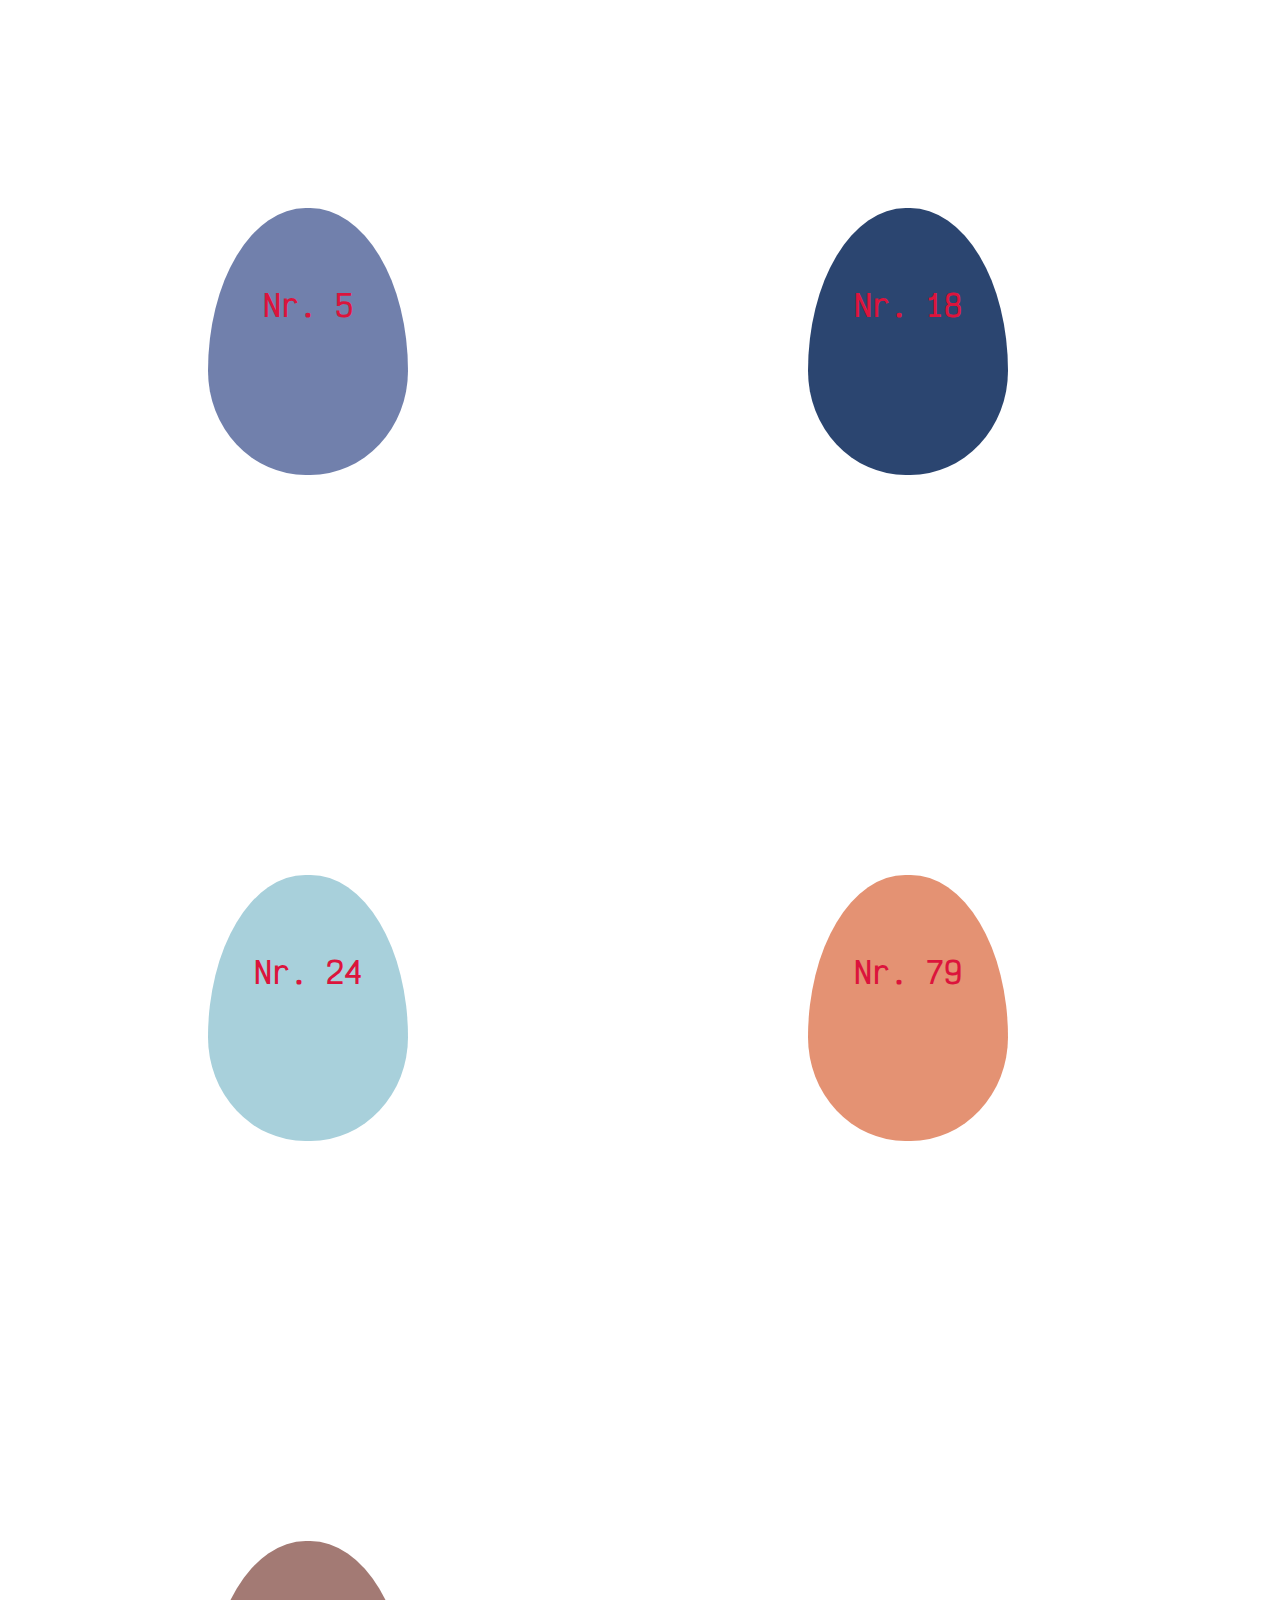
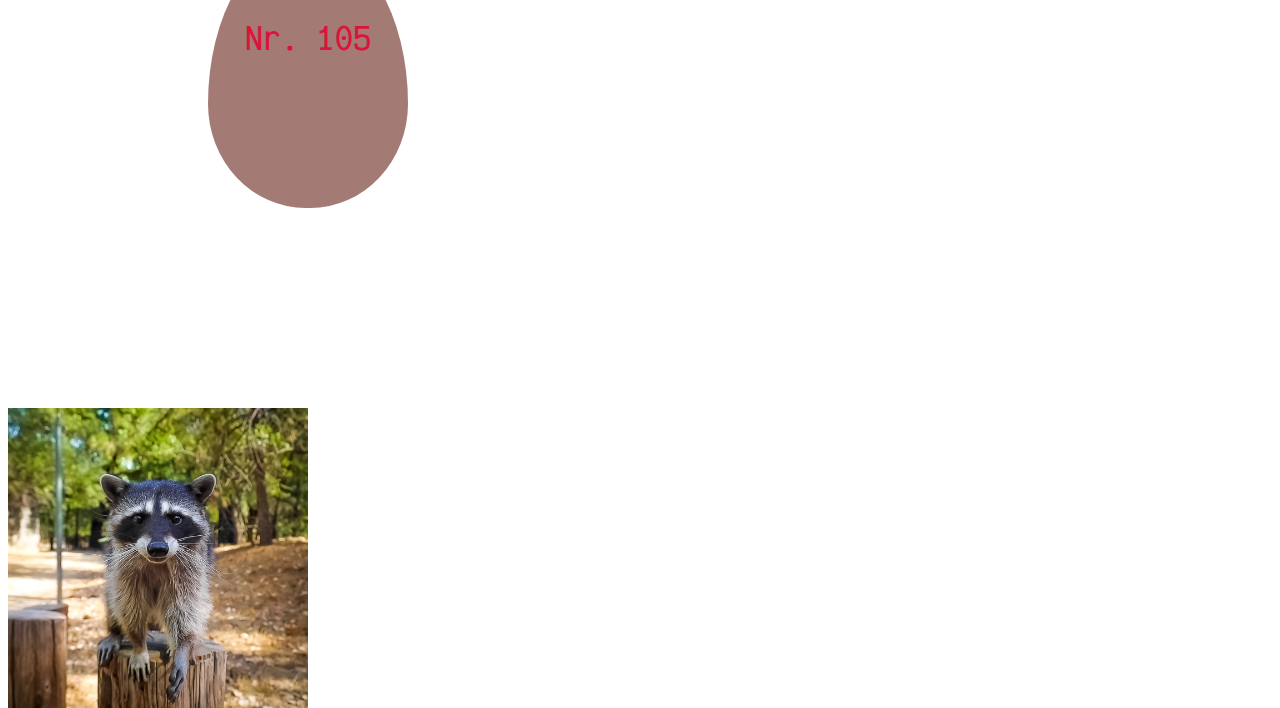
<file: 005/index.html>
<!DOCTYPE html>
<html lang="en">

<head>
    <meta charset="UTF-8">
    <meta name="viewport" content="width=device-width, initial-scale=1.0">
    <title>Document 005</title>
    <link rel="stylesheet" href="style.css">
    <link rel="preconnect" href="https://fonts.googleapis.com">
    <link rel="preconnect" href="https://fonts.gstatic.com" crossorigin>
    <link href="https://fonts.googleapis.com/css2?family=Victor+Mono:wght@100;400;700&display=swap" rel="stylesheet">
</head>

<body>

    <a name="top"></a>

    <div class="container">
        <div class="egg egg1">Nr. 5</div>
        <div class="egg egg2">Nr. 18</div>
        <div class="egg egg3">Nr. 24</div>
        <div class="egg egg4">Nr. 79</div>
        <div class="egg egg5">Nr. 105</div>
    </div>

    <div class="show">
        <img src="racoon.jpg" alt="racoon" class="racoon">
        <img src="bunny.jpg" alt="bunny" class="bunny">
    </div>



    <a class="up" href="#top">up</a>

    <script>
        window.addEventListener('scroll', function() {
            const up = document.querySelector('.up');
            up.classList.toggle("active", window.scrollY > 500);
        });
    </script>


</body>

</html>
</file>
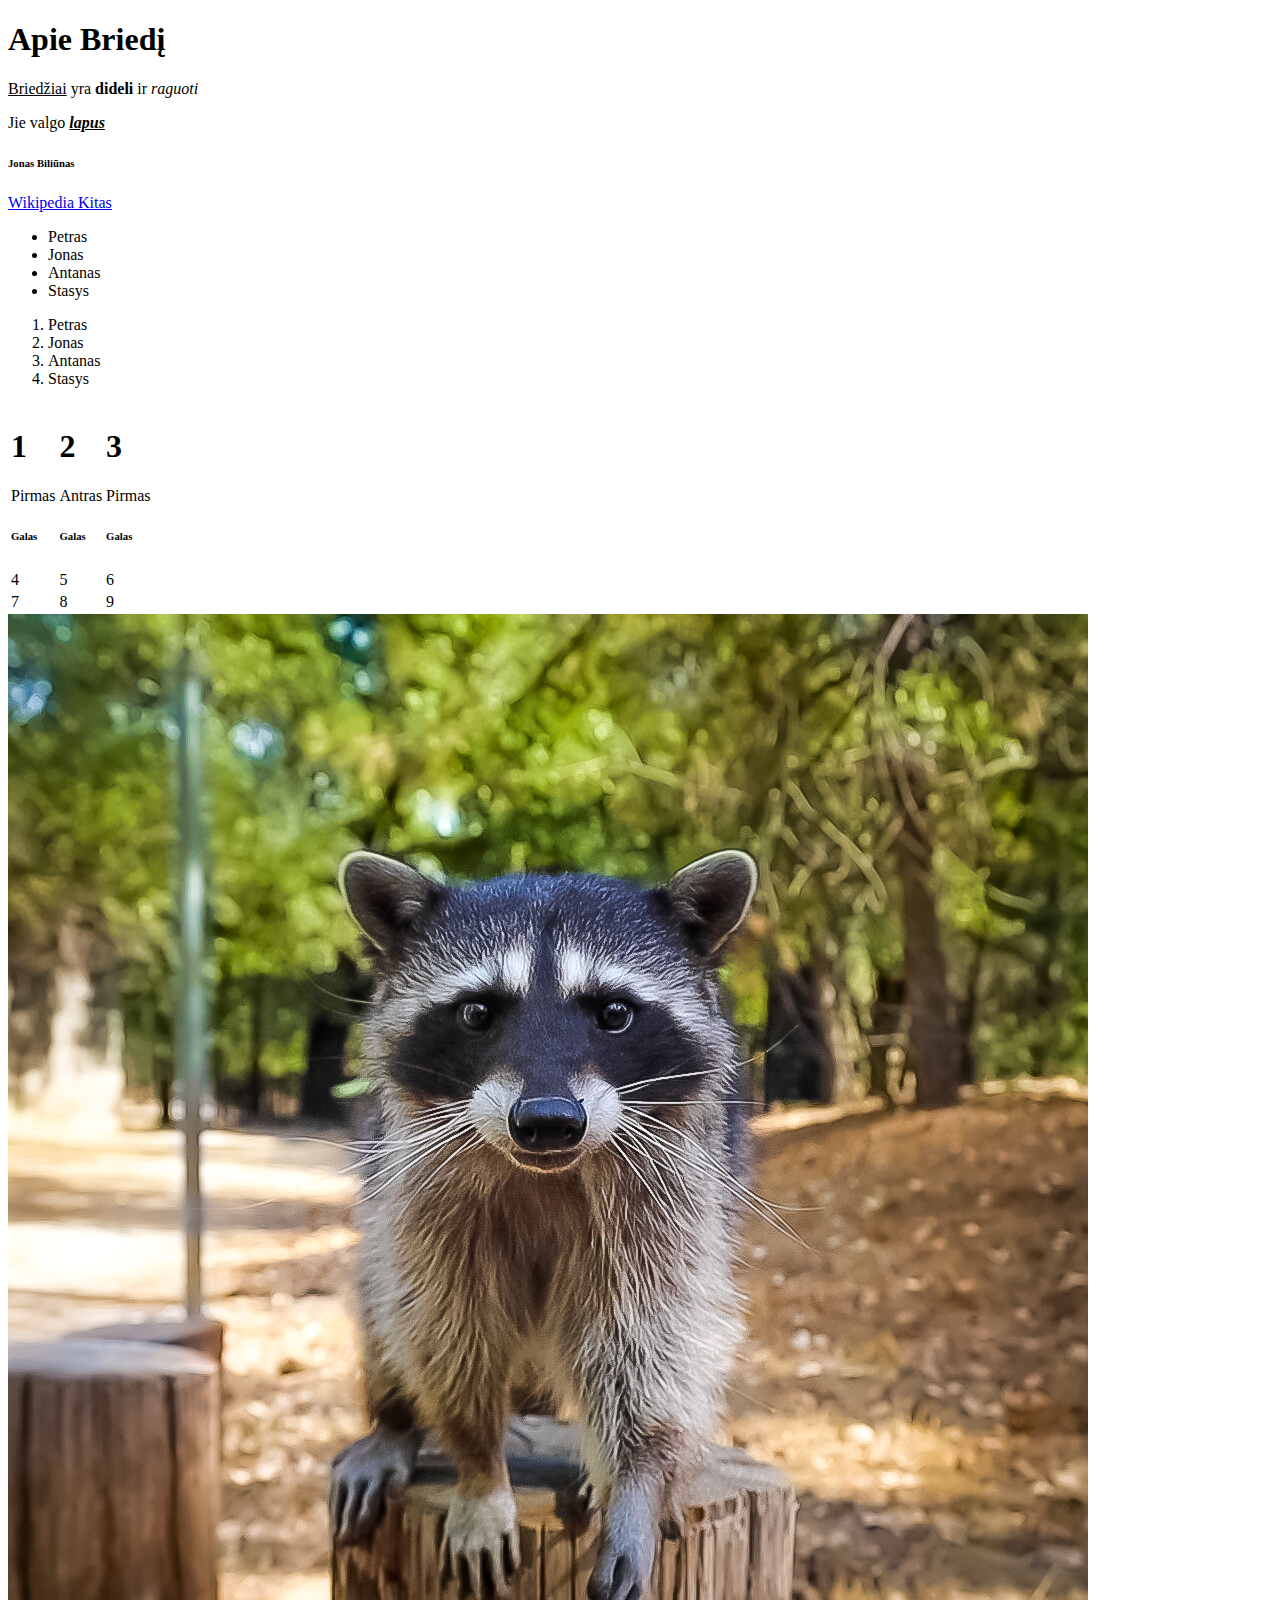
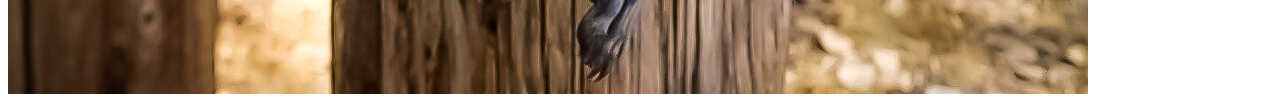
<file: 004/animal.html>
<!DOCTYPE html>
<html lang="en">

<head>
    <meta charset="UTF-8">
    <meta name="viewport" content="width=device-width, initial-scale=1.0">
    <title>Document</title>
</head>

<body>

    <h1>Apie Briedį</h1>


    <article>
        <p><u>Briedžiai</u> yra <b>dideli</b> ir <i>raguoti</i></p>
        <p>Jie valgo <u><i><b>lapus</b></i></u></p>
    </article>

    <h6>Jonas Biliūnas</h6>

    <a href="https://wikipedia.org/"> Wikipedia </a>
    <a href="kitas.html"> Kitas </a>

    <ul>
        <li>Petras</li>
        <li>Jonas</li>
        <li>Antanas</li>
        <li>Stasys</li>
    </ul>

    <ol>
        <li>Petras</li>
        <li>Jonas</li>
        <li>Antanas</li>
        <li>Stasys</li>
    </ol>



    <table>
        <tr>
            <td>
                <h1>1</h1>
                <div>Pirmas</div>
                <h6>Galas</h6>
            </td>
            <td>
                <h1>2</h1>
                <div>Antras</div>
                <h6>Galas</h6>
            </td>
            <td>
                <h1>3</h1>
                <div>Pirmas</div>
                <h6>Galas</h6>
            </td>

        </tr>
        <tr>
            <td>4</td>
            <td>5</td>
            <td>6</td>

        </tr>
        <tr>
            <td>7</td>
            <td>8</td>
            <td>9</td>

        </tr>
    </table>


    <img src="racoon.jpg" alt="Racoon">



  


</body>

</html>
</file>
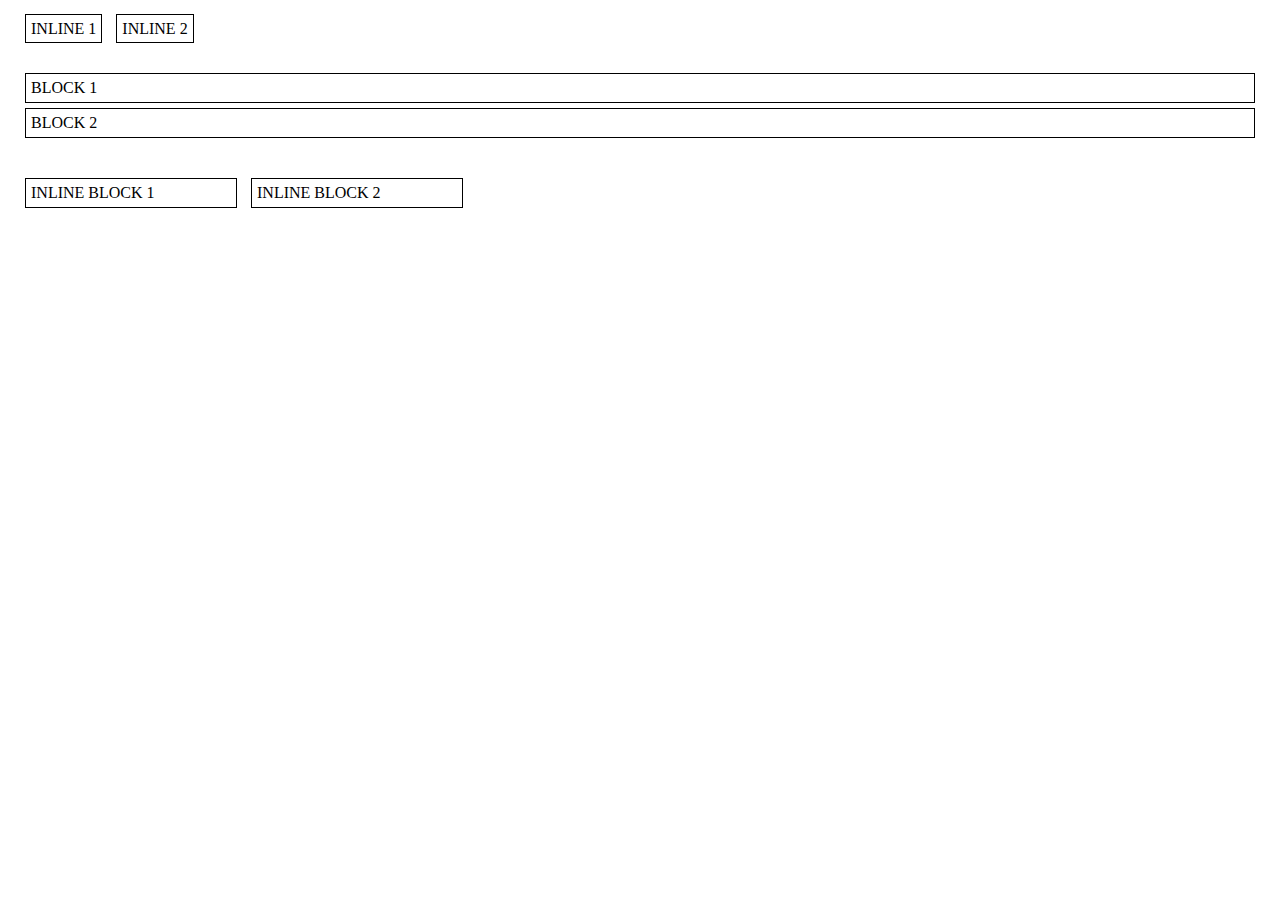
<file: 006/display.html>
<!DOCTYPE html>
<html lang="en">

<head>
    <meta charset="UTF-8">
    <meta name="viewport" content="width=device-width, initial-scale=1.0">
    <title>DISPLAY</title>
    <link rel="stylesheet" href="style.css">
</head>

<body>

    <div class="bin">
        <div class="box box-inline">INLINE 1</div>
        <div class="box box-inline">INLINE 2</div>
    </div>

    <div class="bin">
        <div class="box box-block">BLOCK 1</div>
        <div class="box box-block">BLOCK 2</div>
    </div>

    <div class="bin">
        <div class="box box-inline-block">INLINE BLOCK 1</div>
        <div class="box box-inline-block">INLINE BLOCK 2</div>
    </div>

</body>

</html>
</file>
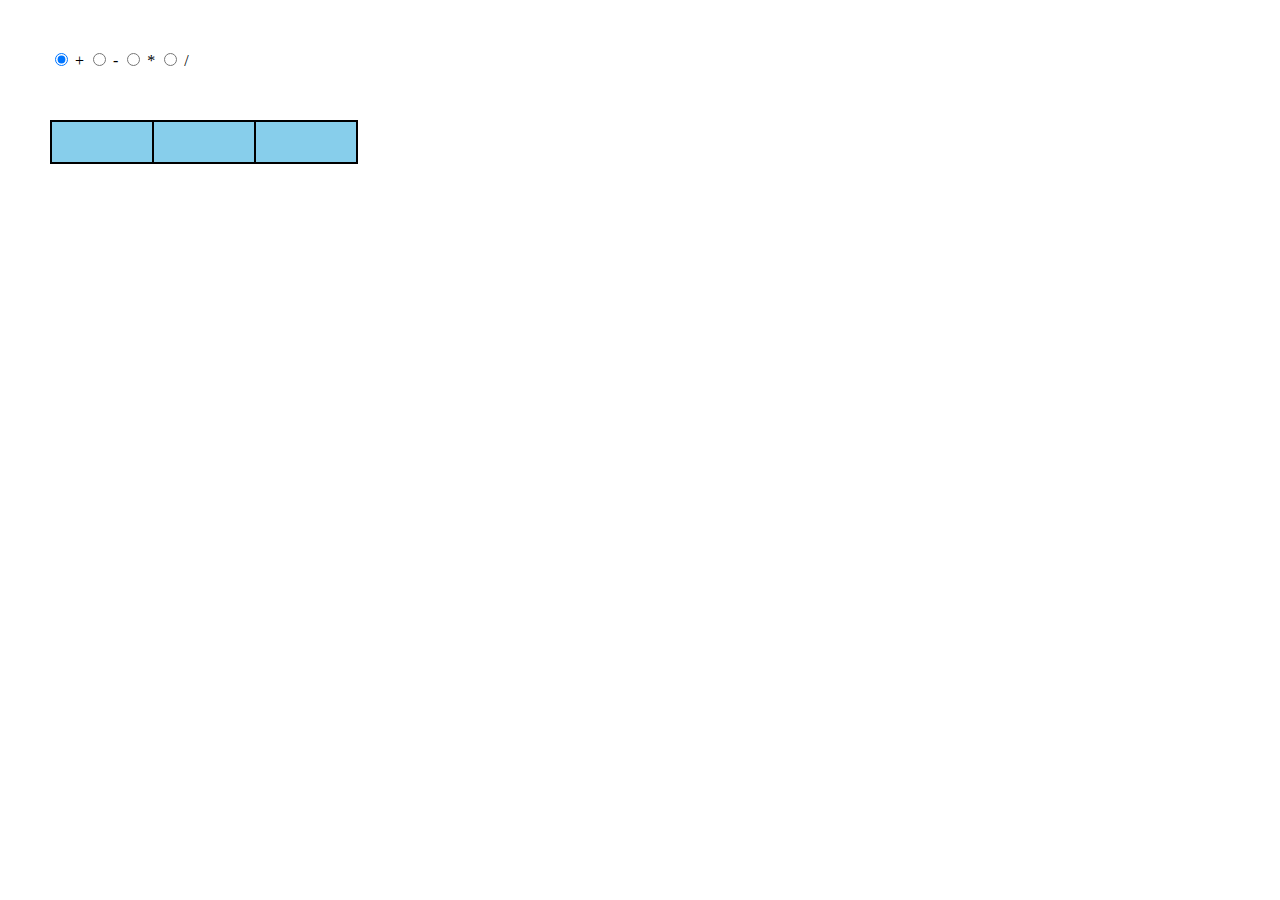
<file: 006/excel.html>
<!DOCTYPE html>
<html lang="en">

<head>
    <meta charset="UTF-8">
    <meta name="viewport" content="width=device-width, initial-scale=1.0">
    <title>calculator</title>
    <link rel="stylesheet" href="style.css">
    <script src="app.js" defer></script>
</head>

<body>

    <div class="radio">
        <input type="radio" name="operation" id="add" value="add" checked>
        <label for="add">+</label>
        <input type="radio" name="operation" id="subtract" value="sub">
        <label for="subtract">-</label>
        <input type="radio" name="operation" id="multiply" value="mul">
        <label for="multiply">*</label>
        <input type="radio" name="operation" id="divide" value="div">
        <label for="divide">/</label>
    </div>
    <div class="boxes">
        <div id="first" class="box1" contenteditable="true">

        </div>
        <div id="second" class="box2" contenteditable="true">

        </div>
        <div id="result" class="box3">

        </div>
        <!-- radio buttons -->

    </div>


</body>

</html>
</file>
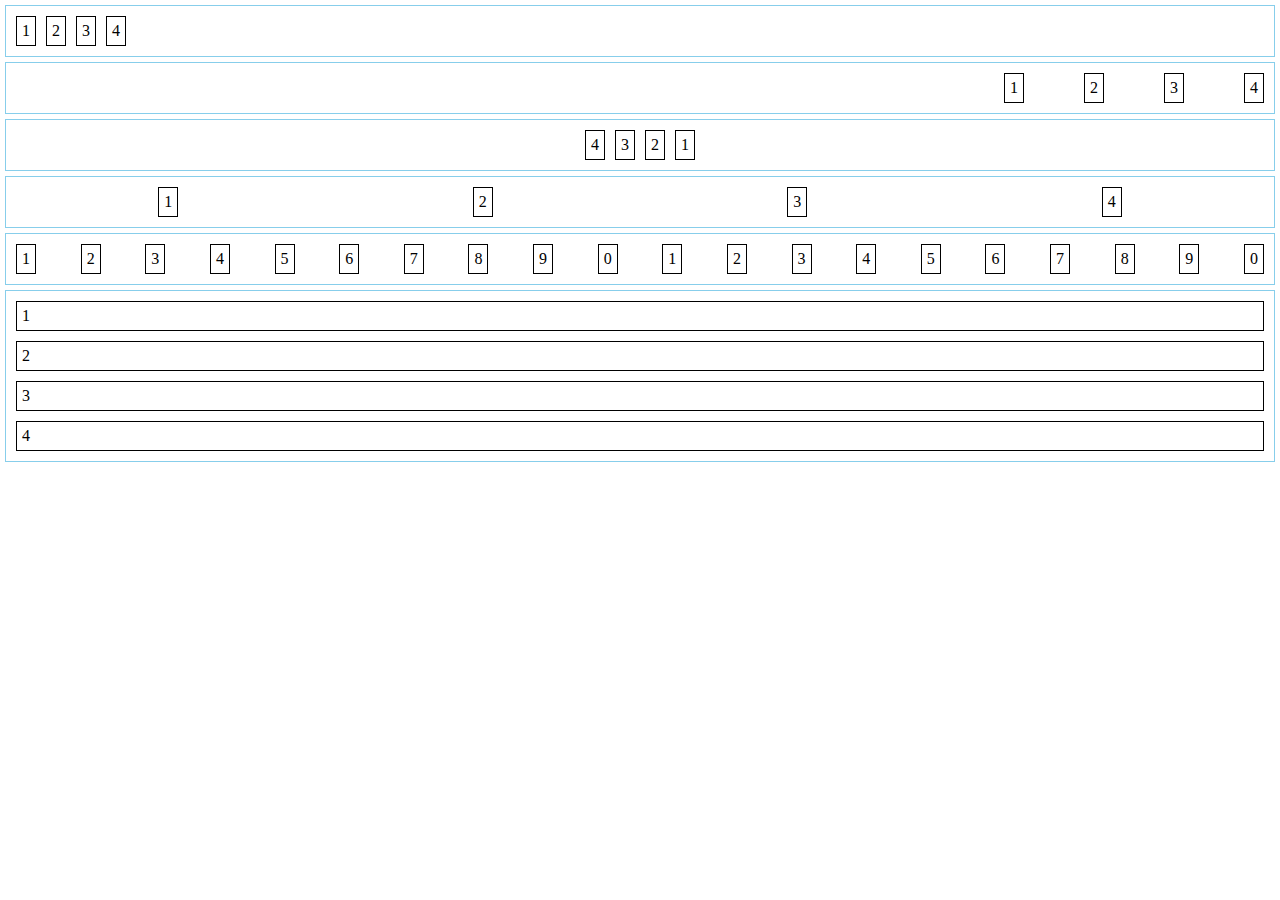
<file: 006/flex.html>
<!DOCTYPE html>
<html lang="en">
<head>
    <meta charset="UTF-8">
    <meta name="viewport" content="width=device-width, initial-scale=1.0">
    <title>FLEX</title>
    <link rel="stylesheet" href="style.css">
</head>
<body>

    <div class="flex-bin">

        <div class="flex-item">1</div>
        <div class="flex-item">2</div>
        <div class="flex-item">3</div>
        <div class="flex-item">4</div>

    </div>

    <div class="flex-bin flex-end">

        <div class="flex-item">1</div>
        <div class="flex-item">2</div>
        <div class="flex-item">3</div>
        <div class="flex-item">4</div>

    </div>

    <div class="flex-bin flex-center">

        <div class="flex-item">1</div>
        <div class="flex-item">2</div>
        <div class="flex-item">3</div>
        <div class="flex-item">4</div>

    </div>

    <div class="flex-bin flex-around">

        <div class="flex-item">1</div>
        <div class="flex-item">2</div>
        <div class="flex-item">3</div>
        <div class="flex-item">4</div>

    </div>

    <div class="flex-bin flex-between">

        <div class="flex-item">1</div>
        <div class="flex-item">2</div>
        <div class="flex-item">3</div>
        <div class="flex-item">4</div>
        <div class="flex-item">5</div>
        <div class="flex-item">6</div>
        <div class="flex-item">7</div>
        <div class="flex-item">8</div>
        <div class="flex-item">9</div>
        <div class="flex-item">0</div>
        <div class="flex-item">1</div>
        <div class="flex-item">2</div>
        <div class="flex-item">3</div>
        <div class="flex-item">4</div>
        <div class="flex-item">5</div>
        <div class="flex-item">6</div>
        <div class="flex-item">7</div>
        <div class="flex-item">8</div>
        <div class="flex-item">9</div>
        <div class="flex-item">0</div>

    </div>

    <div class="flex-bin flex-column">

        <div class="flex-item">1</div>
        <div class="flex-item">2</div>
        <div class="flex-item">3</div>
        <div class="flex-item">4</div>

    </div>
    
</body>
</html>
</file>
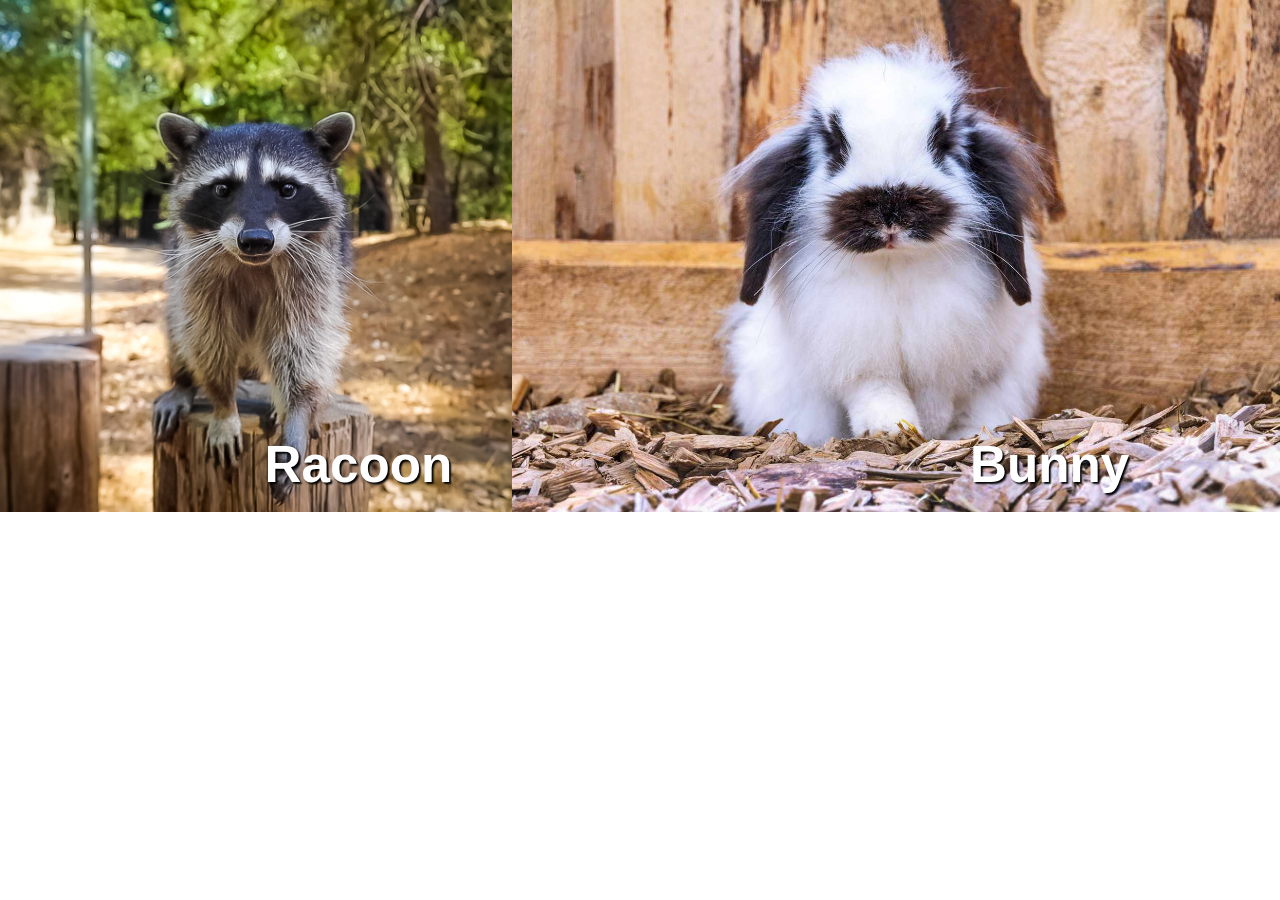
<file: 006/media.html>
<!DOCTYPE html>
<html lang="en">

<head>
    <meta charset="UTF-8">
    <meta name="viewport" content="width=device-width, initial-scale=1.0">
    <title>Media</title>
    <link rel="stylesheet" href="style.css">
</head>

<body>
    <div class="images">
        <div class="racoon-bin">
            <div class="img-bin">
                <img src="racoon.jpg" class="racoon" alt="racoon">
                <div class="racoon-text">
                    Racoon 
                </div>
            </div>
        </div>
        <div class="bunny-bin">
            <div class="img-bin">
                <img src="bunny.jpg" class="bunny" alt="bunny">
                <div class="bunny-text">
                    Bunny
                </div>
            </div>
        </div>
    </div>
</body>

</html>
</file>
<file: 005/style.css>
body {
    font-size: 0px;
}

.container {
    position: relative;
}

.egg {
    color: crimson;
    background-color: pink;

    position: relative;

    font-size: 30px;
    line-height: 154px;

    font-weight: 700;
    font-family: 'Victor Mono', monospace;

    /* border: 3px solid skyblue; */
    aspect-ratio: 3 / 4;
    border-radius: 100% / 125% 125% 80% 80%;

    display: inline-block;

    width: 200px;
    /* height: 200px; */

    padding: 20px;
    margin: 200px;

    text-align: center;
    box-sizing: border-box;

}

.egg:hover {
    color: white;
    bottom: -10px;
    left: 10px;
}

.egg1 {
    background-color: #7180AC;
}
.egg2 {
    background-color: #2B4570;
}
.egg3 {
    background-color: #A8D0DB;
}
.egg4 {
    background-color: #E49273;
}
.egg5 {
    background-color: #A37A74;
}

img {
    width: auto;
    height: 300px;
    position: absolute;
    transition: all 2s ease-in-out;
}

show {
    position: relative;
}

.show .bunny {
    opacity: 0;
}

.show .racoon {
    opacity: 1;
}

.show:hover .bunny {
    opacity: 1;
}

.show:hover .racoon {
    opacity: 0;
}



.up {
    background-color: #7180AC;
    display: block;
    font-size: 30px;
    width: 60px;
    height: 60px;
    border-radius: 50%;
    position: fixed;
    bottom: 20px;
    right: 20px;
    line-height: 60px;
    text-align: center;
    text-transform: uppercase;
    color: white;
    cursor: pointer;
    user-select: none;
    transition: all 0.2s ease-in-out;
    text-decoration: none;
    display: none;
}

.up.active {
    display: block;
}



.up:hover {
    background-color: #2B4570;
}
</file>
<file: 006/style.css>
.bin {
    padding: 10px;
    margin: 10px;
}

.box {
    border: 1px solid #000;
    padding: 5px;
    margin: 5px;
}

.box-inline {
    display: inline;
    width: 200px;
}

.box-inline-block {
    display: inline-block;
    width: 200px;
}

.box-block {
    display: block;
}

.flex-bin {
    border: 1px solid skyblue;
    padding: 5px;
    margin: 5px;
    display: flex;
    /* flex-direction: row;
    flex-wrap: wrap;
    justify-content: space-between; */
}

.flex-end {
    justify-content: flex-end;
    gap: 50px;
}

.flex-center {
    justify-content: center;
    flex-direction: row-reverse;
}

.flex-around {
    justify-content: space-around;
}

.flex-between {
    justify-content: space-between;
    flex-wrap: wrap;
}

.flex-column {
    flex-direction: column;
}

.flex-item {
    border: 1px solid #000;
    padding: 5px;
    margin: 5px;
}

body {
    margin: 0;
    padding: 0;
}

.images {
    display: flex;
    justify-content: center;
    align-content: center;
    width: 100%;
    height: 100vh;
}

.racoon-bin {
    width: 40%;
    height: auto;
    display: inline;

}

.bunny-bin {
    width: 60%;
    height: auto;
    display: inline;
    
}

.img-bin {
    position: relative;
}

img {
    width: 100%;
    height: auto;
}

.bunny-text,
.racoon-text {
    position: absolute;
    top: 90%;
    left: 70%;
    transform: translate(-50%, -50%);
    font-size: 3rem;
    color: #fff;
    text-shadow: 2px 2px 2px #000;
    font-family: 'Roboto', sans-serif;
    font-weight: 900;
    text-align: center;
    height: auto;
    display: inline;
    z-index: 1;
    font-size: 4vw;
}

@media only screen and (max-width: 600px) {
    .images {
        flex-direction: column;
    }

    .racoon-bin {
        width: 100%;
    }

    .bunny-bin {
        width: 100%;
    }

    .bunny-text,
    .racoon-text {
        font-size: 7vw;
    }
}

[contenteditable="true"]:active,
[contenteditable="true"]:focus{
  border:none;
  outline:none;
}

.radio {
    margin:  50px 50px 0 50px;
}

.boxes {
    margin: 50px;
    display: flex;
    background-color: black;
    align-items: center;
    justify-content: center;
    width: 308px;
    gap: 2px;
    height: 44px;
}

.box1, .box2, .box3 {
    width: 100px;
    height: 40px;
    background-color: skyblue;
    padding: 10px;
    color: darkcyan;
    box-sizing: border-box;
}
</file>
